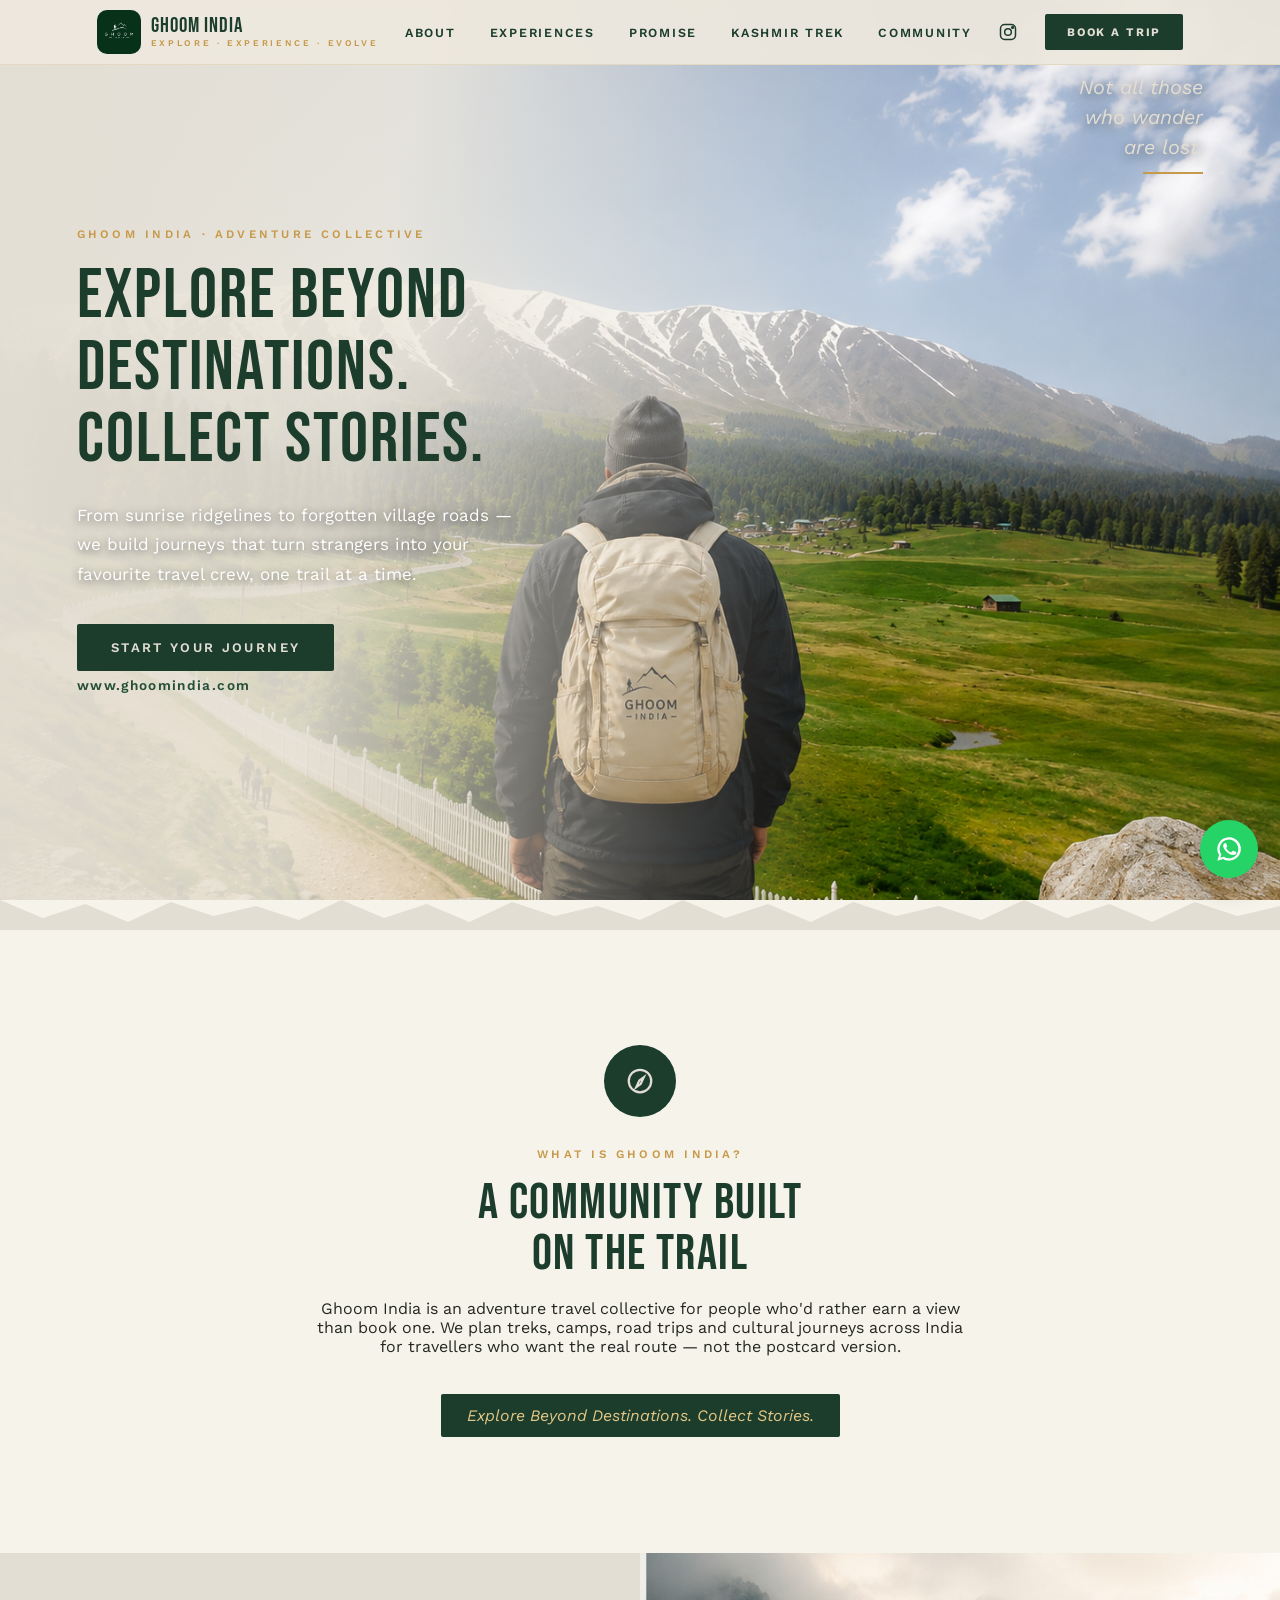
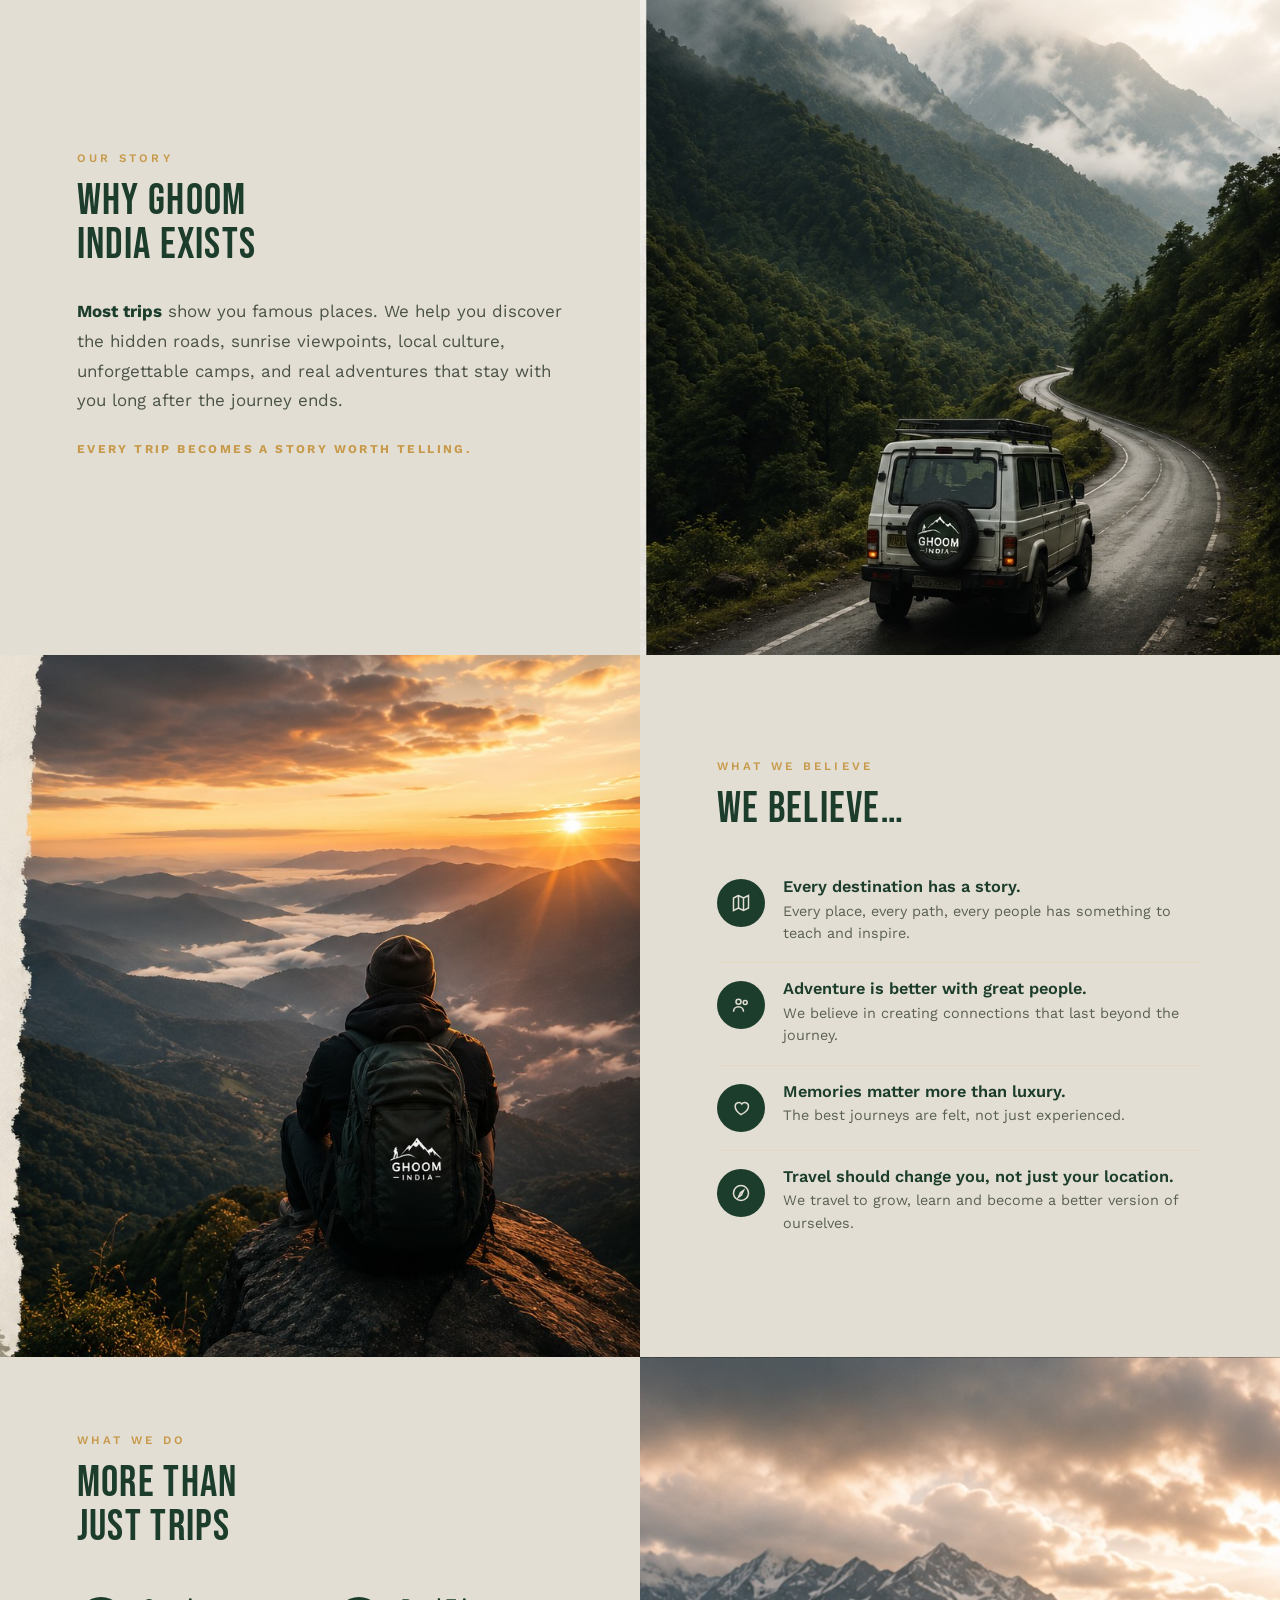
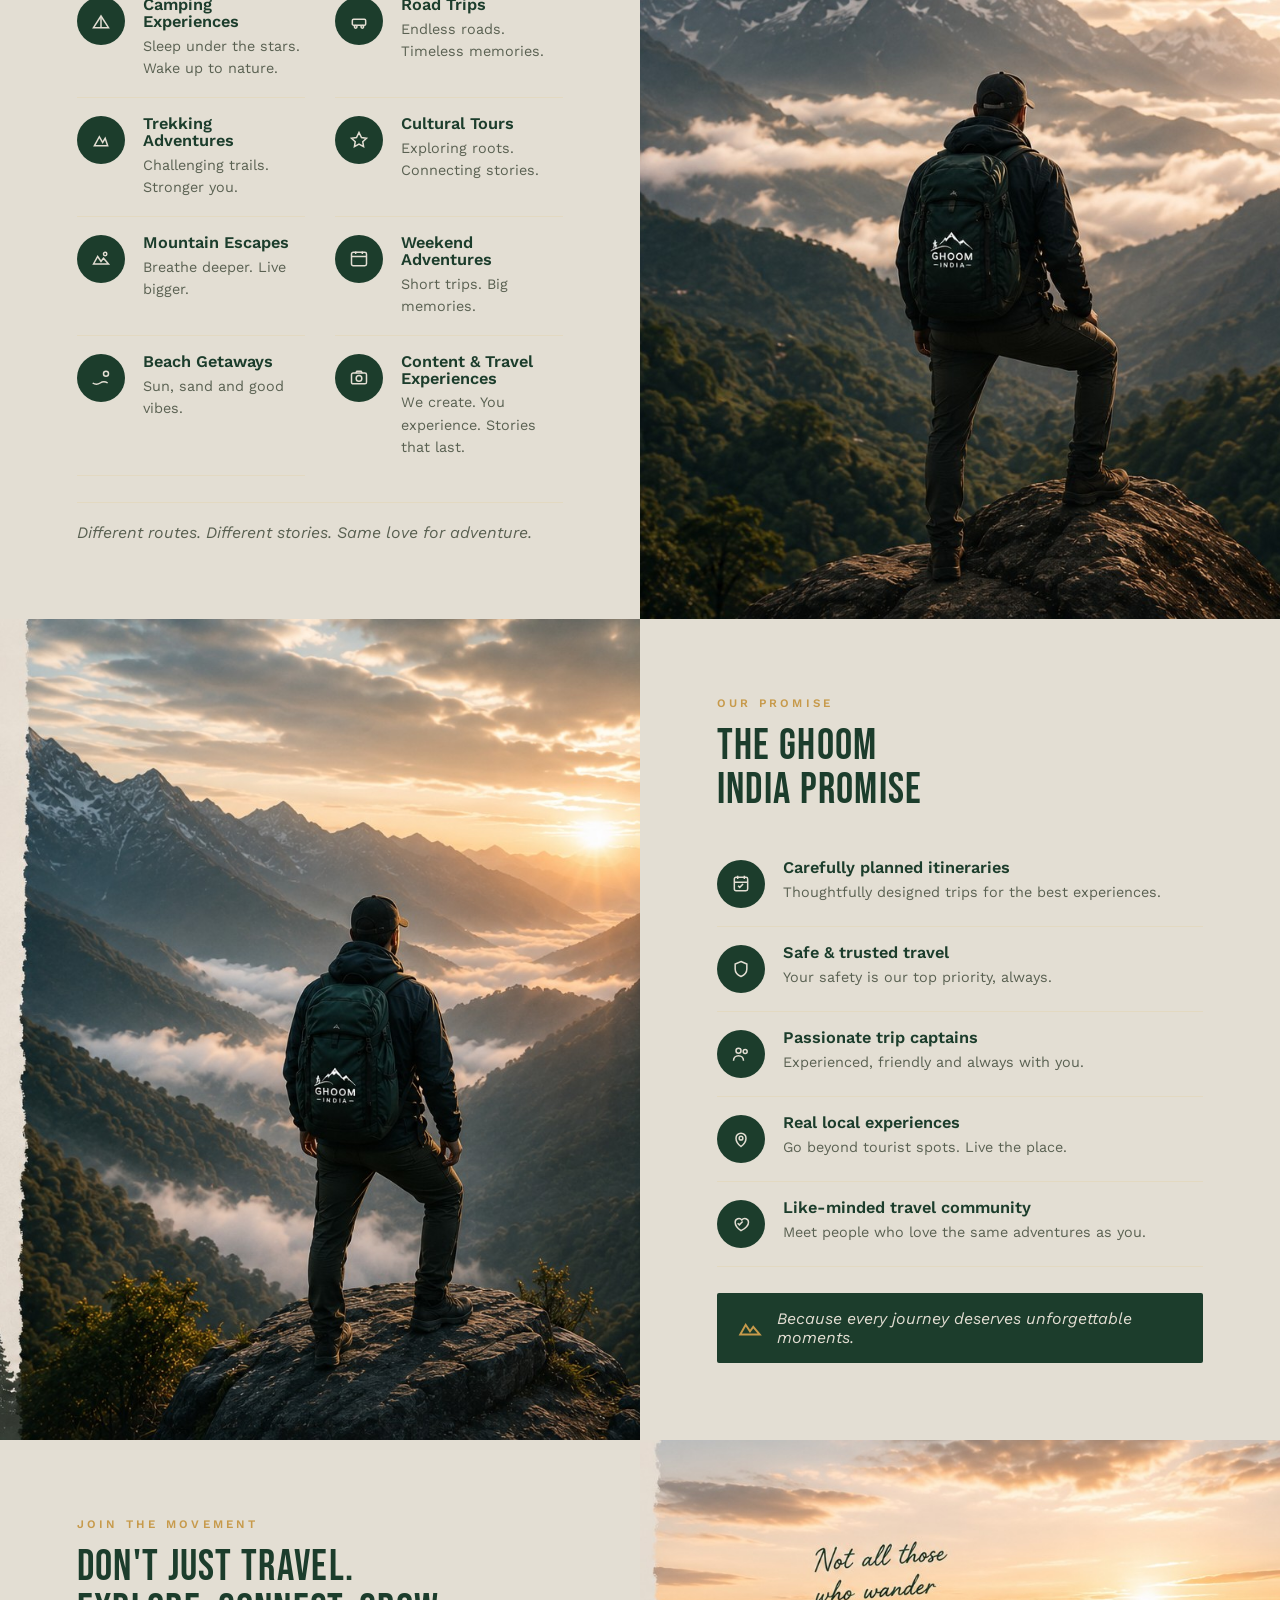
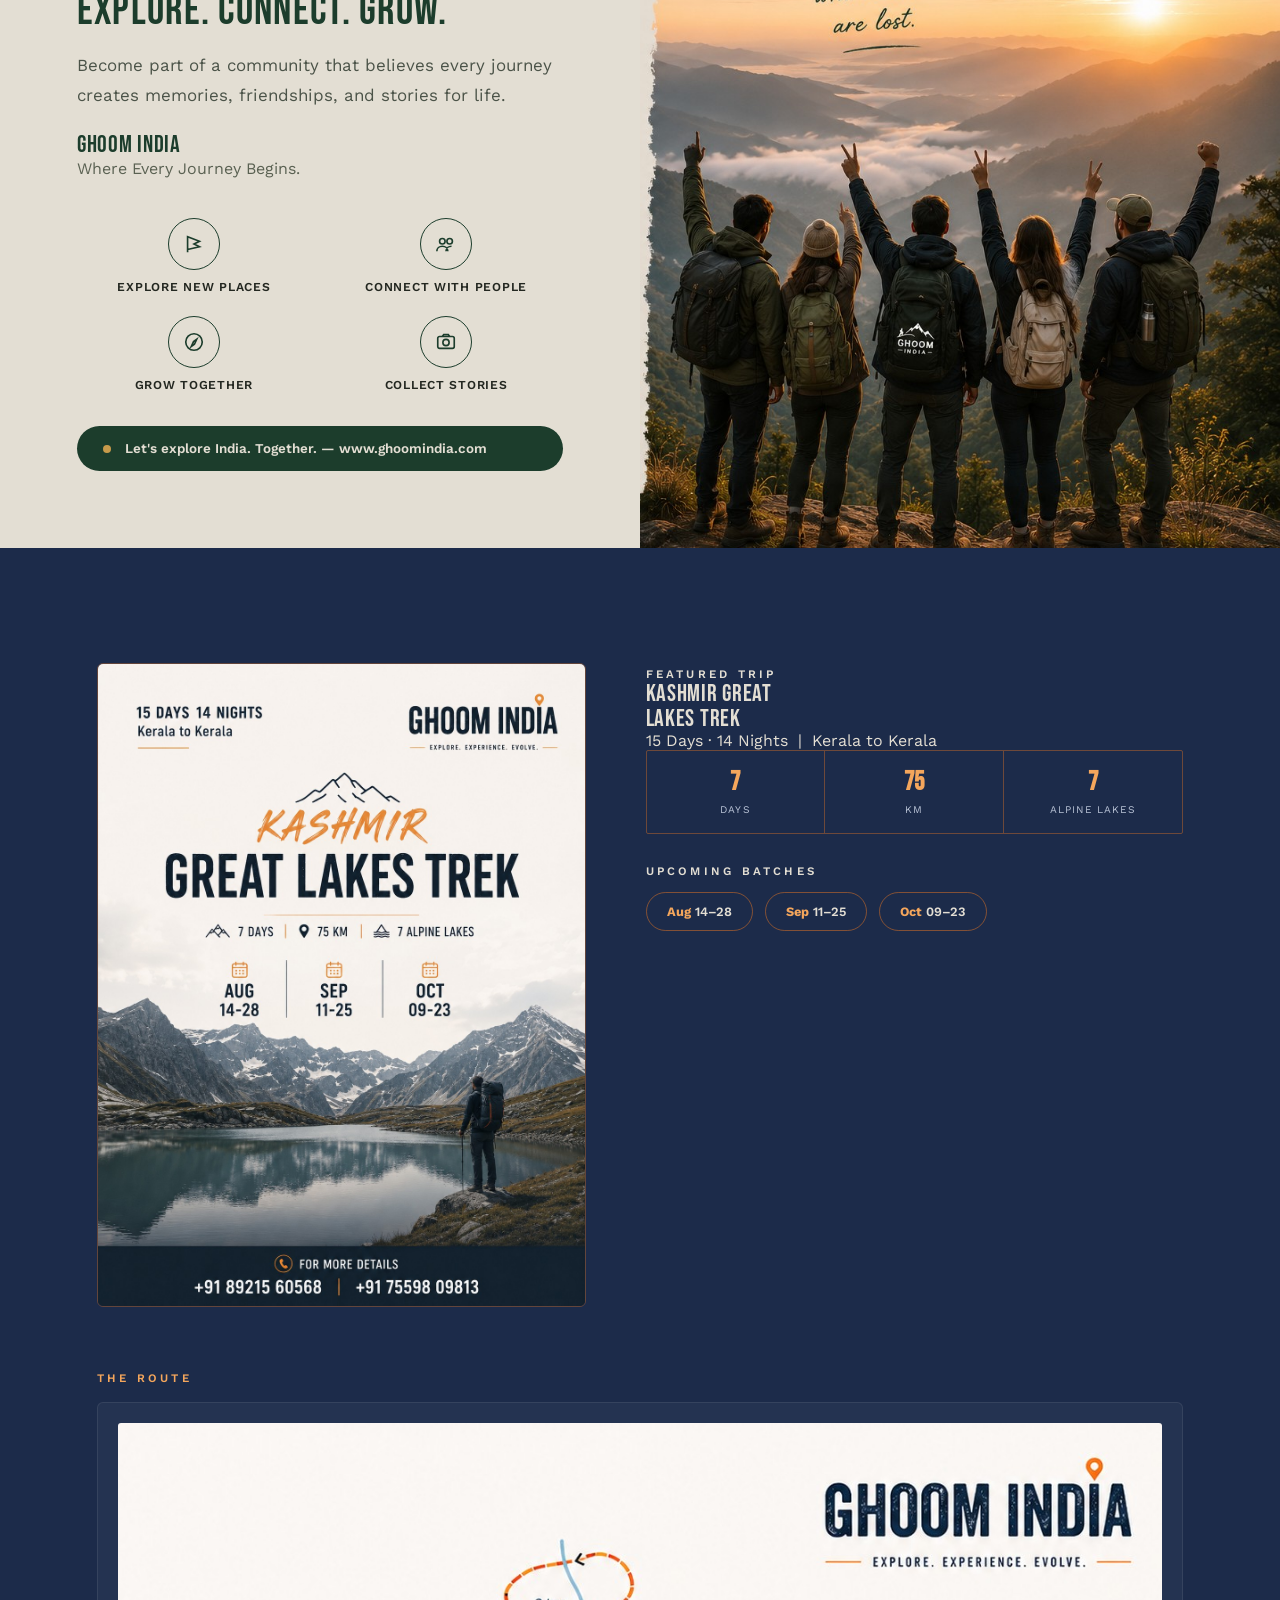
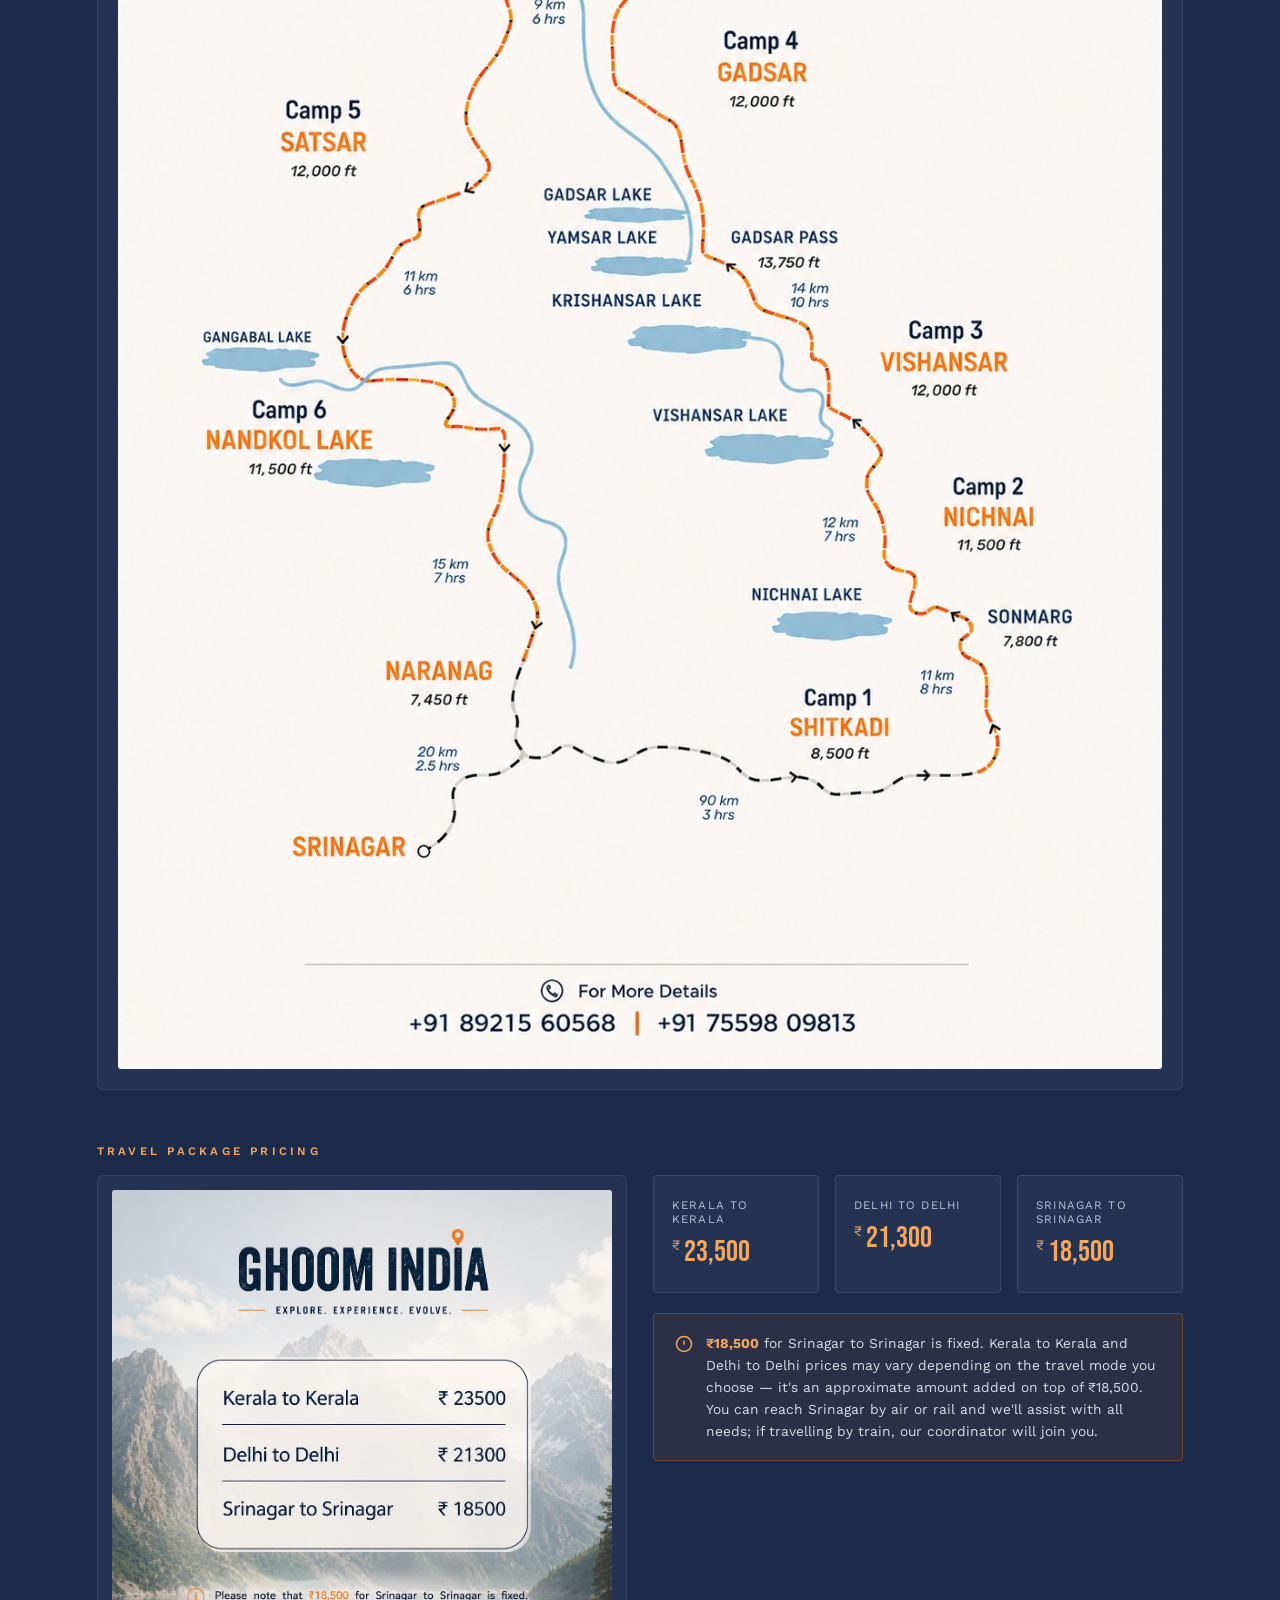
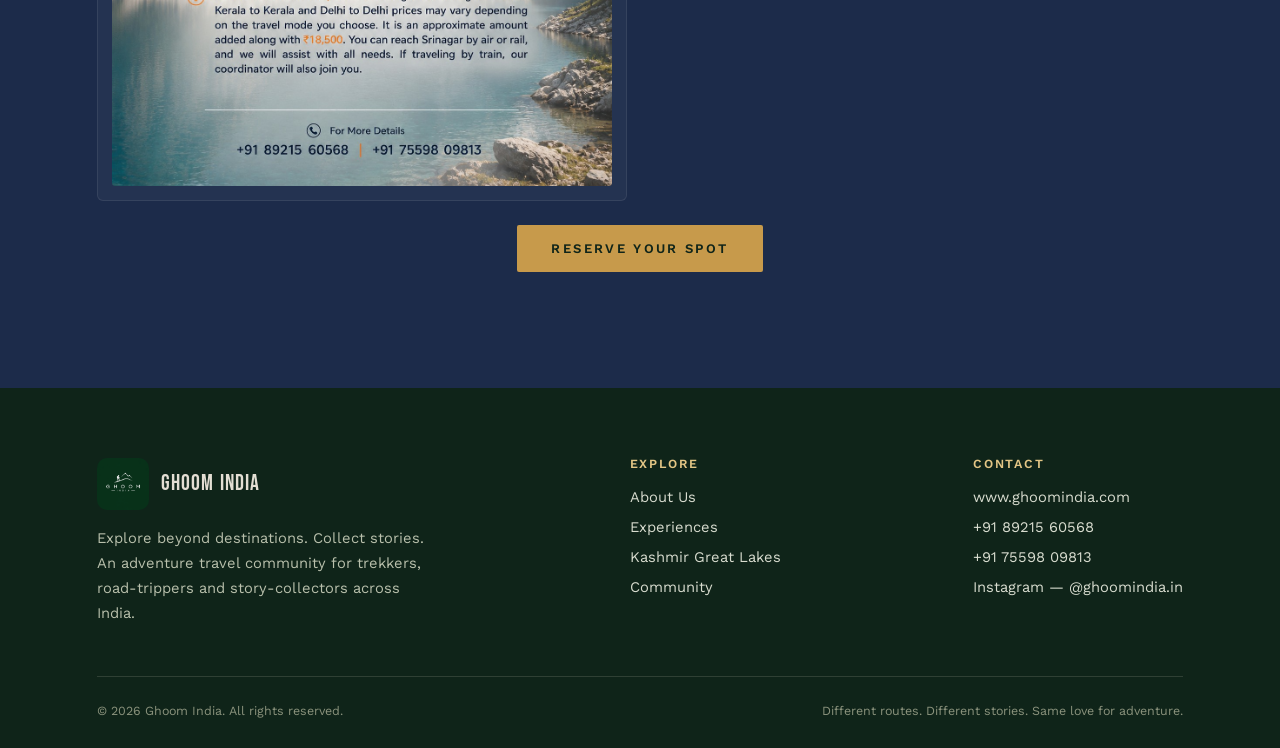
<file: index.html>
<!DOCTYPE html>
<html lang="en">
<head>
<meta charset="UTF-8">
<meta name="viewport" content="width=device-width, initial-scale=1.0">
<title>Ghoom India — Explore Beyond Destinations. Collect Stories.</title>
<meta name="description" content="Ghoom India is a premium adventure travel community for trekking, camping, road trips and cultural journeys across India.">
<link rel="preconnect" href="https://fonts.googleapis.com">
<link rel="preconnect" href="https://fonts.gstatic.com" crossorigin>
<link href="https://fonts.googleapis.com/css2?family=Bebas+Neue&family=Work+Sans:ital,wght@0,300;0,400;0,500;0,600;0,700;1,400&display=swap" rel="stylesheet">
<link rel="stylesheet" href="style.css">
</head>
<body>

<div id="preloader">
  <img src="./images/logo-green.png" alt="Ghoom India" class="preloader-logo" id="preloaderImg">
  <div class="preloader-percent" id="preloaderPercent">0%</div>
  <div class="preloader-bar-track"><div class="preloader-bar-fill" id="preloaderBar"></div></div>
  <div class="preloader-label">Ghoom India</div>
</div>

<div id="progress"></div>

<header>
  <div class="nav-inner">
    <a href="#top" class="logo">
      <img src="./images/logo-green.png" alt="Ghoom India logo" id="logoImg">
      <span class="logo-word">Ghoom India<small>Explore · Experience · Evolve</small></span>
    </a>
    <nav class="nav-links">
      <a href="#about">About</a>
      <a href="#what-we-do">Experiences</a>
      <a href="#promise">Promise</a>
      <a href="#trek">Kashmir Trek</a>
      <a href="#movement">Community</a>
    </nav>
    <a href="https://www.instagram.com/ghoomindia.in" target="_blank" rel="noopener" class="nav-social" aria-label="Ghoom India on Instagram">
      <svg viewBox="0 0 24 24" fill="none" stroke="currentColor" stroke-width="1.8"><rect x="3" y="3" width="18" height="18" rx="5"/><circle cx="12" cy="12" r="4"/><circle cx="17.5" cy="6.5" r="1"/></svg>
    </a>
    <a href="#trek" class="nav-cta">Book a Trip</a>
    <button class="hamburger" id="hamburgerBtn" aria-label="Open menu"><span></span><span></span><span></span></button>
  </div>
</header>

<div class="mobile-menu" id="mobileMenu">
  <a href="#about">About</a>
  <a href="#what-we-do">Experiences</a>
  <a href="#promise">Promise</a>
  <a href="#trek">Kashmir Trek</a>
  <a href="#movement">Community</a>
  <a href="https://www.instagram.com/ghoomindia.in" target="_blank" rel="noopener" class="mm-social">
    <svg viewBox="0 0 24 24" fill="none" stroke="currentColor" stroke-width="1.8"><rect x="3" y="3" width="18" height="18" rx="5"/><circle cx="12" cy="12" r="4"/><circle cx="17.5" cy="6.5" r="1"/></svg>
    Instagram
  </a>
</div>

<main id="top">

<!-- HERO -->
<section class="hero">
 <div class="hero-bg" id="heroBg" style="background-image:url('./images/hero-full.jpg');"></div></div>
  <div class="hero-overlay"></div>
  <div class="hero-inner">
    <span class="eyebrow reveal">Ghoom India · Adventure Collective</span>
    <h1 class="reveal">Explore Beyond<br>Destinations.<br>Collect Stories.</h1>
    <p class="lead reveal">From sunrise ridgelines to forgotten village roads — we build journeys that turn strangers into your favourite travel crew, one trail at a time.</p>
    <div class="reveal"><a href="#trek" class="btn btn-solid">Start Your Journey</a></div>
    <div class="hero-site reveal">www.ghoomindia.com</div>
  </div>
</section>

<div class="torn-h" style="background:var(--cream-soft);">
  <svg viewBox="0 0 1200 30" preserveAspectRatio="none" xmlns="http://www.w3.org/2000/svg">
    <polygon points="0,0 40,18 80,4 120,22 160,2 200,16 240,6 280,20 320,0 360,18 400,4 440,22 480,2 520,16 560,6 600,20 640,0 680,18 720,4 760,22 800,2 840,16 880,6 920,20 960,0 1000,18 1040,4 1080,22 1120,2 1160,16 1200,6 1200,30 0,30" fill="var(--cream)"/>
  </svg>
</div>

<!-- WHAT IS GHOOM INDIA -->
<section class="intro" id="about">
  <div class="wrap">
    <div class="circle-icon reveal"><svg viewBox="0 0 24 24" fill="none" stroke="var(--cream)" stroke-width="1.8"><circle cx="12" cy="12" r="9"/><path d="M15 9l-2.5 5.5L9 17l2.5-5.5L15 9z"/></svg></div>
    <span class="eyebrow reveal" style="color:var(--gold);">What Is Ghoom India?</span>
    <h2 class="reveal" style="margin-top:16px;">A Community Built<br>On The Trail</h2>
    <p class="reveal">Ghoom India is an adventure travel collective for people who'd rather earn a view than book one. We plan treks, camps, road trips and cultural journeys across India for travellers who want the real route — not the postcard version.</p>
    <span class="tagline reveal">Explore Beyond Destinations. Collect Stories.</span>
  </div>
</section>

<!-- WHY GHOOM INDIA EXISTS -->
<div class="split">
  <div class="panel panel-cream reveal">
    <span class="eyebrow eyebrow-lead">Our Story</span>
    <h2>Why Ghoom<br>India Exists</h2>
    <p class="lead"><b style="color:var(--green);">Most trips</b> show you famous places. We help you discover the hidden roads, sunrise viewpoints, local culture, unforgettable camps, and real adventures that stay with you long after the journey ends.</p>
    <span class="tag-gold">Every trip becomes a story worth telling.</span>
  </div>
  <div class="panel panel-photo reveal" id="whyExistsImg" style="background-image:url('./images/why-exists-photo.jpg');background-size:cover;background-position:center;"></div>
</div>

<!-- WHAT WE BELIEVE -->
<div class="split reverse">
  <div class="panel panel-cream reveal">
    <span class="eyebrow eyebrow-lead">What We Believe</span>
    <h2>We Believe…</h2>
    <div class="item-row">
      <div class="circle-icon"><svg viewBox="0 0 24 24" fill="none" stroke="var(--cream)" stroke-width="1.8"><path d="M9 3L3 6v15l6-3 6 3 6-3V3l-6 3-6-3z"/><path d="M9 3v15M15 6v15"/></svg></div>
      <div><h4>Every destination has a story.</h4><p>Every place, every path, every people has something to teach and inspire.</p></div>
    </div>
    <div class="item-row">
      <div class="circle-icon"><svg viewBox="0 0 24 24" fill="none" stroke="var(--cream)" stroke-width="1.8"><circle cx="9" cy="8" r="3"/><circle cx="17" cy="9" r="2.4"/><path d="M3 20c0-3.5 2.7-6 6-6s6 2.5 6 6"/></svg></div>
      <div><h4>Adventure is better with great people.</h4><p>We believe in creating connections that last beyond the journey.</p></div>
    </div>
    <div class="item-row">
      <div class="circle-icon"><svg viewBox="0 0 24 24" fill="none" stroke="var(--cream)" stroke-width="1.8"><path d="M12 20s-7-4.4-7-10a4.5 4.5 0 018-2.8A4.5 4.5 0 0121 10c0 5.6-9 10-9 10z"/></svg></div>
      <div><h4>Memories matter more than luxury.</h4><p>The best journeys are felt, not just experienced.</p></div>
    </div>
    <div class="item-row">
      <div class="circle-icon"><svg viewBox="0 0 24 24" fill="none" stroke="var(--cream)" stroke-width="1.8"><circle cx="12" cy="12" r="9"/><path d="M15 9l-2.5 5.5L9 17l2.5-5.5L15 9z"/></svg></div>
      <div><h4>Travel should change you, not just your location.</h4><p>We travel to grow, learn and become a better version of ourselves.</p></div>
    </div>
  </div>
  <div class="panel panel-photo reveal" id="believeImg" style="background-image:url('./images/we-believe-photo.jpg');background-size:cover;background-position:center;"></div>
</div>

<!-- WHAT WE DO -->
<div class="split" id="what-we-do">
  <div class="panel panel-cream reveal">
    <span class="eyebrow eyebrow-lead">What We Do</span>
    <h2>More Than<br>Just Trips</h2>
    <div class="item-grid-2">
      <div class="item-row"><div class="circle-icon"><svg viewBox="0 0 24 24" fill="none" stroke="var(--cream)" stroke-width="1.8"><path d="M3 20l9-14 9 14z"/><path d="M12 6v14"/></svg></div><div><h4>Camping Experiences</h4><p>Sleep under the stars. Wake up to nature.</p></div></div>
      <div class="item-row"><div class="circle-icon"><svg viewBox="0 0 24 24" fill="none" stroke="var(--cream)" stroke-width="1.8"><rect x="4" y="10" width="16" height="7" rx="1.5"/><circle cx="8" cy="19" r="1.6"/><circle cx="16" cy="19" r="1.6"/></svg></div><div><h4>Road Trips</h4><p>Endless roads. Timeless memories.</p></div></div>
      <div class="item-row"><div class="circle-icon"><svg viewBox="0 0 24 24" fill="none" stroke="var(--cream)" stroke-width="1.8"><path d="M4 19l6-11 4 7 3-5 3 9z"/></svg></div><div><h4>Trekking Adventures</h4><p>Challenging trails. Stronger you.</p></div></div>
      <div class="item-row"><div class="circle-icon"><svg viewBox="0 0 24 24" fill="none" stroke="var(--cream)" stroke-width="1.8"><path d="M12 3l3 6 6 1-4.5 4 1 6L12 17l-5.5 3 1-6L3 10l6-1z"/></svg></div><div><h4>Cultural Tours</h4><p>Exploring roots. Connecting stories.</p></div></div>
      <div class="item-row"><div class="circle-icon"><svg viewBox="0 0 24 24" fill="none" stroke="var(--cream)" stroke-width="1.8"><path d="M3 18l5-9 4 6 3-4 6 7z"/><circle cx="17" cy="6" r="2"/></svg></div><div><h4>Mountain Escapes</h4><p>Breathe deeper. Live bigger.</p></div></div>
      <div class="item-row"><div class="circle-icon"><svg viewBox="0 0 24 24" fill="none" stroke="var(--cream)" stroke-width="1.8"><rect x="3" y="4" width="18" height="16" rx="2"/><path d="M3 9h18"/><path d="M8 3v3M16 3v3"/></svg></div><div><h4>Weekend Adventures</h4><p>Short trips. Big memories.</p></div></div>
      <div class="item-row"><div class="circle-icon"><svg viewBox="0 0 24 24" fill="none" stroke="var(--cream)" stroke-width="1.8"><path d="M2 18c3 2 6 2 9 0s6-2 9 0"/><circle cx="18" cy="7" r="3"/></svg></div><div><h4>Beach Getaways</h4><p>Sun, sand and good vibes.</p></div></div>
      <div class="item-row"><div class="circle-icon"><svg viewBox="0 0 24 24" fill="none" stroke="var(--cream)" stroke-width="1.8"><rect x="3" y="6" width="18" height="13" rx="2"/><circle cx="12" cy="12.5" r="3.4"/><path d="M8 6l1.5-2h5L16 6"/></svg></div><div><h4>Content & Travel Experiences</h4><p>We create. You experience. Stories that last.</p></div></div>
    </div>
    <p class="services-foot">Different routes. Different stories. Same love for adventure.</p>
  </div>
  <div class="panel panel-photo reveal" id="whatDoImg" style="background-image:url('./images/what-we-do-photo.jpg');background-size:cover;background-position:center;"></div>
</div>

<!-- THE GHOOM INDIA PROMISE -->
<div class="split reverse" id="promise">
  <div class="panel panel-cream reveal">
    <span class="eyebrow eyebrow-lead">Our Promise</span>
    <h2>The Ghoom<br>India Promise</h2>
    <div class="item-row"><div class="circle-icon"><svg viewBox="0 0 24 24" fill="none" stroke="var(--cream)" stroke-width="1.8"><rect x="4" y="4" width="16" height="16" rx="2"/><path d="M8 2v4M16 2v4M4 10h16"/><path d="M8.5 14l2 2 4-4"/></svg></div><div><h4>Carefully planned itineraries</h4><p>Thoughtfully designed trips for the best experiences.</p></div></div>
    <div class="item-row"><div class="circle-icon"><svg viewBox="0 0 24 24" fill="none" stroke="var(--cream)" stroke-width="1.8"><path d="M12 3l7 3v6c0 5-3.5 7.5-7 9-3.5-1.5-7-4-7-9V6z"/></svg></div><div><h4>Safe & trusted travel</h4><p>Your safety is our top priority, always.</p></div></div>
    <div class="item-row"><div class="circle-icon"><svg viewBox="0 0 24 24" fill="none" stroke="var(--cream)" stroke-width="1.8"><circle cx="9" cy="8" r="3"/><circle cx="17" cy="9" r="2.4"/><path d="M3 20c0-3.5 2.7-6 6-6s6 2.5 6 6"/></svg></div><div><h4>Passionate trip captains</h4><p>Experienced, friendly and always with you.</p></div></div>
    <div class="item-row"><div class="circle-icon"><svg viewBox="0 0 24 24" fill="none" stroke="var(--cream)" stroke-width="1.8"><path d="M12 21s-6-4.6-6-10a6 6 0 0112 0c0 5.4-6 10-6 10z"/><circle cx="12" cy="11" r="2.2"/></svg></div><div><h4>Real local experiences</h4><p>Go beyond tourist spots. Live the place.</p></div></div>
    <div class="item-row"><div class="circle-icon"><svg viewBox="0 0 24 24" fill="none" stroke="var(--cream)" stroke-width="1.8"><path d="M12 20s-7-4.4-7-10a4.5 4.5 0 018-2.8A4.5 4.5 0 0121 10c0 5.6-9 10-9 10z"/><path d="M8 11l2 2 4-4"/></svg></div><div><h4>Like-minded travel community</h4><p>Meet people who love the same adventures as you.</p></div></div>
    <div class="promise-bar"><svg viewBox="0 0 24 24" fill="none" stroke-width="1.8"><path d="M3 18l5-9 4 6 3-4 6 7z"/></svg><span>Because every journey deserves unforgettable moments.</span></div>
  </div>
  <div class="panel panel-photo reveal" id="promiseImg" style="background-image:url('./images/promise-photo.jpg');background-size:cover;background-position:center;"></div>
</div>

<!-- JOIN THE MOVEMENT -->
<div class="split" id="movement">
  <div class="panel panel-cream reveal">
    <span class="eyebrow eyebrow-lead">Join The Movement</span>
    <h2 style="margin-bottom:18px;">Don't Just Travel.<br>Explore. Connect. Grow.</h2>
    <p class="lead">Become part of a community that believes every journey creates memories, friendships, and stories for life.</p>
    <p style="font-family:var(--font-display);font-size:1.5rem;color:var(--green);letter-spacing:.03em;margin-top:20px;">Ghoom India</p>
    <p style="color:#5A6152;margin-bottom:10px;">Where Every Journey Begins.</p>
    <div class="movement-icons">
      <div class="item"><div class="circle-icon"><svg viewBox="0 0 24 24" fill="none" stroke-width="1.8"><path d="M5 21V4l13 5-6 3 6 3-13 3"/></svg></div><span>Explore New Places</span></div>
      <div class="item"><div class="circle-icon"><svg viewBox="0 0 24 24" fill="none" stroke-width="1.8"><circle cx="8" cy="9" r="3"/><circle cx="16" cy="9" r="3"/><path d="M2 20c0-3.3 2.7-5.5 6-5.5s6 2.2 6 5.5M12 20c0-3.3 2.7-5.5 6-5.5"/></svg></div><span>Connect With People</span></div>
      <div class="item"><div class="circle-icon"><svg viewBox="0 0 24 24" fill="none" stroke-width="1.8"><circle cx="12" cy="12" r="9"/><path d="M15 9l-2.5 5.5L9 17l2.5-5.5L15 9z"/></svg></div><span>Grow Together</span></div>
      <div class="item"><div class="circle-icon"><svg viewBox="0 0 24 24" fill="none" stroke-width="1.8"><rect x="3" y="6" width="18" height="13" rx="2"/><circle cx="12" cy="12.5" r="3.4"/><path d="M8 6l1.5-2h5L16 6"/></svg></div><span>Collect Stories</span></div>
    </div>
    <a href="https://www.ghoomindia.com" class="cta-pill reveal"><span class="dot"></span> Let's explore India. Together. — www.ghoomindia.com</a>
  </div>
  <div class="panel panel-photo reveal" id="movementImg" style="background-image:url('./images/movement-photo.jpg');background-size:cover;background-position:center;"></div>
    <div class="quote-overlay"><p>Not all those<br>who wander<br>are lost.</p><div class="rule"></div></div>
  </div>
</div>

<!-- KASHMIR GREAT LAKES TREK -->
<section class="trek" id="trek">
  <div class="wrap">
    <div class="trek-grid">

    <div class="trek-poster-frame reveal">
        <img src="./images/trek-poster.jpg" alt="Kashmir Great Lakes Trek" id="trekPosterImg">
    </div>

    <div class="trek-content reveal">
        <span class="eyebrow">Featured Trip</span>

        <h2>Kashmir Great<br>Lakes Trek</h2>

        <p class="sub">15 Days · 14 Nights &nbsp;|&nbsp; Kerala to Kerala</p>

        <div class="trek-stats">
            <div><strong>7</strong><span>Days</span></div>
            <div><strong>75</strong><span>KM</span></div>
            <div><strong>7</strong><span>Alpine Lakes</span></div>
        </div>

        <span class="eyebrow" style="display:block;margin-bottom:14px;">Upcoming Batches</span>

        <div class="batches">
            <div class="batch-pill"><b>Aug</b> 14–28</div>
            <div class="batch-pill"><b>Sep</b> 11–25</div>
            <div class="batch-pill"><b>Oct</b> 09–23</div>
        </div>
    </div>
</div>

    <div class="section-label reveal"><span class="eyebrow">The Route</span></div>
    <div class="trek-map-wrap reveal">
      <img src="./images/trek-map.jpg" alt="Kashmir Great Lakes Trek route map" id="trekMapImg">
    </div>

    <div class="section-label reveal"><span class="eyebrow">Travel Package Pricing</span></div>
    <div class="pricing-grid reveal">
      <div class="pricing-image-frame">
        <img src="./images/trek-pricing.jpg" alt="Ghoom India Pricing" id="pricingImg">
      </div>
      <div>
        <div class="price-grid" style="margin-bottom:20px;">
          <div class="price-card"><div class="route">Kerala to Kerala</div><div class="price"><sup>₹</sup>23,500</div></div>
          <div class="price-card"><div class="route">Delhi to Delhi</div><div class="price"><sup>₹</sup>21,300</div></div>
          <div class="price-card"><div class="route">Srinagar to Srinagar</div><div class="price"><sup>₹</sup>18,500</div></div>
        </div>
        <div class="price-note">
          <svg viewBox="0 0 24 24" fill="none" stroke-width="1.8"><circle cx="12" cy="12" r="9"/><path d="M12 8v5M12 16h.01"/></svg>
          <p><b>₹18,500</b> for Srinagar to Srinagar is fixed. Kerala to Kerala and Delhi to Delhi prices may vary depending on the travel mode you choose — it's an approximate amount added on top of ₹18,500. You can reach Srinagar by air or rail and we'll assist with all needs; if travelling by train, our coordinator will join you.</p>
        </div>
      </div>
    </div>

    <div class="trek-cta reveal">
      <a href="tel:+918921560568" class="btn btn-gold">Reserve Your Spot</a>
    </div>
  </div>
</section>

</main>

<footer>
  <div class="wrap">
    <div class="footer-top">
      <div class="footer-brand">
        <div class="footer-brand-head">
          <img src="./images/logo-green.png" alt="Ghoom India logo" id="footerLogoImg">
          <span>Ghoom India</span>
        </div>
        <p>Explore beyond destinations. Collect stories. An adventure travel community for trekkers, road-trippers and story-collectors across India.</p>
      </div>
      <div class="footer-col">
        <h4>Explore</h4>
        <a href="#about">About Us</a>
        <a href="#what-we-do">Experiences</a>
        <a href="#trek">Kashmir Great Lakes</a>
        <a href="#movement">Community</a>
      </div>
      <div class="footer-col">
        <h4>Contact</h4>
        <a href="https://www.ghoomindia.com">www.ghoomindia.com</a>
        <a href="tel:+918921560568">+91 89215 60568</a>
        <a href="tel:+917559809813">+91 75598 09813</a>
        <a href="https://www.instagram.com/ghoomindia.in" target="_blank" rel="noopener">Instagram — @ghoomindia.in</a>
      </div>
    </div>
    <div class="footer-bottom">
      <span>© 2026 Ghoom India. All rights reserved.</span>
      <span>Different routes. Different stories. Same love for adventure.</span>
    </div>
  </div>
</footer>

<div class="wa-float">
  <div class="wa-popover" id="waPopover">
    <div class="wa-popover-head">Chat with us on WhatsApp</div>
    <a class="wa-contact" href="https://wa.me/918921560568?text=Hi%20Ghoom%20India%2C%20I%27d%20like%20to%20know%20more%20about%20your%20trips!" target="_blank" rel="noopener">
      <span class="wa-contact-icon"><svg viewBox="0 0 24 24"><path d="M17.5 14.4c-.3-.1-1.6-.8-1.8-.9-.2-.1-.4-.1-.6.1-.2.2-.7.9-.9 1.1-.2.2-.3.2-.6.1-.3-.1-1.2-.4-2.3-1.4-.9-.8-1.4-1.7-1.6-2-.2-.3 0-.5.1-.6.1-.1.3-.3.4-.5.1-.2.2-.3.3-.5.1-.2 0-.4 0-.5-.1-.1-.6-1.4-.8-1.9-.2-.5-.4-.4-.6-.4h-.5c-.2 0-.5.1-.7.3-.2.2-.9.9-.9 2.2s1 2.5 1.1 2.7c.1.2 2 3 4.7 4.2.7.3 1.2.5 1.6.6.7.2 1.3.2 1.8.1.5-.1 1.6-.7 1.9-1.3.2-.6.2-1.1.2-1.2-.1-.1-.3-.2-.6-.3z"/><path d="M12 2a10 10 0 00-8.5 15.2L2 22l4.9-1.5A10 10 0 1012 2zm0 18a8 8 0 01-4.1-1.1l-.3-.2-3 .9.9-2.9-.2-.3A8 8 0 1112 20z"/></svg></span>
      <span><b>+91 89215 60568</b><small>Trip Enquiries</small></span>
    </a>
    <a class="wa-contact" href="https://wa.me/917559809813?text=Hi%20Ghoom%20India%2C%20I%27d%20like%20to%20know%20more%20about%20your%20trips!" target="_blank" rel="noopener">
      <span class="wa-contact-icon"><svg viewBox="0 0 24 24"><path d="M17.5 14.4c-.3-.1-1.6-.8-1.8-.9-.2-.1-.4-.1-.6.1-.2.2-.7.9-.9 1.1-.2.2-.3.2-.6.1-.3-.1-1.2-.4-2.3-1.4-.9-.8-1.4-1.7-1.6-2-.2-.3 0-.5.1-.6.1-.1.3-.3.4-.5.1-.2.2-.3.3-.5.1-.2 0-.4 0-.5-.1-.1-.6-1.4-.8-1.9-.2-.5-.4-.4-.6-.4h-.5c-.2 0-.5.1-.7.3-.2.2-.9.9-.9 2.2s1 2.5 1.1 2.7c.1.2 2 3 4.7 4.2.7.3 1.2.5 1.6.6.7.2 1.3.2 1.8.1.5-.1 1.6-.7 1.9-1.3.2-.6.2-1.1.2-1.2-.1-.1-.3-.2-.6-.3z"/><path d="M12 2a10 10 0 00-8.5 15.2L2 22l4.9-1.5A10 10 0 1012 2zm0 18a8 8 0 01-4.1-1.1l-.3-.2-3 .9.9-2.9-.2-.3A8 8 0 1112 20z"/></svg></span>
      <span><b>+91 75598 09813</b><small>Trip Enquiries</small></span>
    </a>
  </div>
  <button class="wa-btn" id="waBtn" aria-label="Chat with Ghoom India on WhatsApp">
    <svg viewBox="0 0 24 24"><path d="M17.5 14.4c-.3-.1-1.6-.8-1.8-.9-.2-.1-.4-.1-.6.1-.2.2-.7.9-.9 1.1-.2.2-.3.2-.6.1-.3-.1-1.2-.4-2.3-1.4-.9-.8-1.4-1.7-1.6-2-.2-.3 0-.5.1-.6.1-.1.3-.3.4-.5.1-.2.2-.3.3-.5.1-.2 0-.4 0-.5-.1-.1-.6-1.4-.8-1.9-.2-.5-.4-.4-.6-.4h-.5c-.2 0-.5.1-.7.3-.2.2-.9.9-.9 2.2s1 2.5 1.1 2.7c.1.2 2 3 4.7 4.2.7.3 1.2.5 1.6.6.7.2 1.3.2 1.8.1.5-.1 1.6-.7 1.9-1.3.2-.6.2-1.1.2-1.2-.1-.1-.3-.2-.6-.3z"/><path d="M12 2a10 10 0 00-8.5 15.2L2 22l4.9-1.5A10 10 0 1012 2zm0 18a8 8 0 01-4.1-1.1l-.3-.2-3 .9.9-2.9-.2-.3A8 8 0 1112 20z"/></svg>
  </button>
</div>

<script src="script.js"></script>
</body>
</html>
</file>
<file: style.css>
:root{
  --green:#1C3D2C;
  --green-deep:#0F2419;
  --green-mid:#264F38;
  --cream:#e3ded3;
  --cream-soft:#F6F3EB;
  --cream-line:#e3d9c1;
  --gold:#C79A4B;
  --gold-soft:#E3C685;
  --ink:#191d17f3;
  --navy:#1C2B4A;
  --navy-deep:#101A2E;
  --orange:#E87722;
  --orange-soft:#F4A65C;
  --font-display:'Bebas Neue', sans-serif;
  --font-body:'Work Sans', sans-serif;
  --maxw:1240px;
}
*{box-sizing:border-box;margin:0;padding:0;}
html{scroll-behavior:smooth;}
body{font-family:var(--font-body);color:var(--ink);background:var(--cream);overflow-x:hidden;-webkit-font-smoothing:antialiased;}
img,svg{display:block;max-width:100%;}
a{color:inherit;text-decoration:none;}
ul{list-style:none;}
button{font-family:inherit;cursor:pointer;border:none;background:none;}
.wrap{max-width:var(--maxw);margin:0 auto;padding:0 6vw;}
h1,h2,h3,h4{font-family:var(--font-display);letter-spacing:.03em;text-transform:uppercase;line-height:1.02;font-weight:400;}
.eyebrow{font-family:var(--font-body);font-weight:600;letter-spacing:.28em;text-transform:uppercase;font-size:.72rem;}
.lead{font-size:1.06rem;line-height:1.75;color:#4B5348;}
.btn{display:inline-flex;align-items:center;gap:10px;padding:16px 34px;font-weight:600;font-size:.82rem;letter-spacing:.18em;text-transform:uppercase;border-radius:2px;transition:transform .35s cubic-bezier(.2,.8,.2,1), background .3s, color .3s;}
.btn-solid{background:var(--green);color:var(--cream);}
.btn-solid:hover{background:var(--green-mid);transform:translateY(-3px);}
.btn-gold{background:var(--gold);color:var(--green-deep);}
.btn-gold:hover{background:var(--gold-soft);transform:translateY(-3px);}
.circle-icon{width:56px;height:56px;border-radius:50%;background:var(--green);display:flex;align-items:center;justify-content:center;flex-shrink:0;}
.circle-icon svg{width:24px;height:24px;stroke:var(--cream);}
section{position:relative;}
#progress{position:fixed;top:0;left:0;height:3px;background:var(--gold);z-index:999;width:0%;transition:width .1s linear;}
.reveal{opacity:0;transform:translateY(28px);transition:opacity .8s cubic-bezier(.2,.7,.2,1), transform .8s cubic-bezier(.2,.7,.2,1);}
.reveal.in{opacity:1;transform:translateY(0);}

/* ---- preloader ---- */
#preloader{position:fixed;inset:0;background:var(--green-deep);z-index:2000;display:flex;flex-direction:column;align-items:center;justify-content:center;transition:opacity .6s ease, visibility .6s ease;}
#preloader.hide{opacity:0;visibility:hidden;pointer-events:none;}
.preloader-logo{width:60px;height:60px;margin-bottom:22px;border-radius:12px;object-fit:cover;}
.preloader-percent{font-family:var(--font-display);font-size:3.2rem;color:var(--cream);letter-spacing:.05em;}
.preloader-bar-track{width:220px;height:3px;background:rgba(237,232,221,.15);margin-top:18px;border-radius:2px;overflow:hidden;}
.preloader-bar-fill{height:100%;width:0%;background:var(--gold);transition:width .1s linear;}
.preloader-label{margin-top:14px;font-size:.68rem;letter-spacing:.32em;text-transform:uppercase;color:var(--gold-soft);}

/* ---- whatsapp float ---- */
.wa-float{position:fixed;right:22px;bottom:22px;z-index:800;display:flex;flex-direction:column;align-items:flex-end;gap:14px;}
.wa-btn{width:58px;height:58px;border-radius:50%;background:#25D366;display:flex;align-items:center;justify-content:center;box-shadow:0 10px 26px rgba(0,0,0,.28);transition:transform .3s;}
.wa-btn:hover{transform:scale(1.08);}
.wa-btn:active{transform:scale(0.95);}
.wa-btn svg{width:28px;height:28px;fill:#fff;}
.wa-popover{background:var(--cream-soft);border:1px solid var(--cream-line);border-radius:12px;padding:14px;width:250px;box-shadow:0 16px 44px rgba(0,0,0,.28);opacity:0;transform:translateY(12px) scale(.95);pointer-events:none;transition:opacity .25s, transform .25s;}
.wa-popover.open{opacity:1;transform:translateY(0) scale(1);pointer-events:auto;}
.wa-popover-head{font-weight:700;font-size:.8rem;color:var(--green);margin-bottom:10px;letter-spacing:.02em;}
.wa-contact{display:flex;align-items:center;gap:10px;padding:9px 8px;border-radius:8px;transition:background .2s;}
.wa-contact:hover{background:var(--cream-line);}
.wa-contact-icon{width:34px;height:34px;border-radius:50%;background:#25D366;display:flex;align-items:center;justify-content:center;flex-shrink:0;}
.wa-contact-icon svg{width:18px;height:18px;fill:#fff;}
.wa-contact b{display:block;font-size:.84rem;color:var(--ink);font-weight:600;}
.wa-contact small{font-size:.7rem;color:#7A8070;}

/* ---- nav ---- */
header{position:fixed;top:0;left:0;right:0;z-index:500;background:rgba(237,232,221,.94);backdrop-filter:blur(8px);border-bottom:1px solid var(--cream-line);}
.nav-inner{max-width:var(--maxw);margin:0 auto;padding:10px 6vw;display:flex;align-items:center;justify-content:space-between;}
.logo{display:flex;align-items:center;gap:10px;}
.logo img{height:44px;width:44px;border-radius:10px;object-fit:cover;}
.logo-word{font-family:var(--font-display);font-size:1.3rem;letter-spacing:.05em;color:var(--green);line-height:1;}
.logo-word small{display:block;font-family:var(--font-body);font-size:.55rem;font-weight:600;letter-spacing:.3em;color:var(--gold);text-transform:uppercase;margin-top:2px;}
.nav-links{display:flex;gap:34px;align-items:center;}
.nav-links a{font-size:.78rem;font-weight:600;letter-spacing:.14em;text-transform:uppercase;color:var(--green);position:relative;padding:4px 0;}
.nav-links a::after{content:'';position:absolute;left:0;bottom:0;width:0;height:2px;background:var(--gold);transition:width .3s;}
.nav-links a:hover::after{width:100%;}
.nav-cta{padding:11px 22px;background:var(--green);color:var(--cream);font-size:.72rem;font-weight:700;letter-spacing:.16em;text-transform:uppercase;border-radius:2px;transition:background .3s;}
.nav-cta:hover{background:var(--gold);color:var(--green-deep);}
.nav-social{width:20px;height:20px;color:var(--green);transition:color .3s;}
.nav-social:hover{color:var(--gold);}
.mobile-menu .mm-social{display:flex;align-items:center;gap:10px;font-size:1.1rem;}
.mobile-menu .mm-social svg{width:26px;height:26px;}
.hamburger{display:none;flex-direction:column;gap:5px;width:30px;z-index:600;}
.hamburger span{height:2px;background:var(--green);width:100%;transition:.3s;}
.mobile-menu{position:fixed;inset:0;background:var(--green-deep);z-index:490;display:flex;flex-direction:column;align-items:center;justify-content:center;gap:30px;transform:translateY(-100%);transition:transform .45s cubic-bezier(.2,.8,.2,1);}
.mobile-menu.open{transform:translateY(0);}
.mobile-menu a{font-family:var(--font-display);font-size:2.2rem;color:var(--cream);letter-spacing:.04em;}

/* ---- torn edge ---- */
.torn-h{height:30px;position:relative;}
.torn-h svg{width:100%;height:100%;display:block;}

/* ---- hero ---- */
.hero{min-height:100svh;display:flex;align-items:stretch;padding-top:0;position:relative;}
.hero-bg{position:absolute;inset:0;background-size:cover;background-position:center 30%;}
.hero-overlay{position:absolute;inset:0;background:linear-gradient(100deg, var(--cream) 0%, rgba(237,232,221,.88) 30%, rgba(237,232,221,.35) 52%, rgba(237,232,221,0) 68%);}
.hero-inner{position:relative;z-index:2;display:flex;flex-direction:column;justify-content:center;min-height:100svh;padding:110px 5vw 90px 6vw;max-width:640px;}
.hero-inner .eyebrow{color:var(--gold);margin-bottom:20px;}
.hero-inner h1{font-size:clamp(2.6rem,5.6vw,4.4rem);color:var(--green);margin-bottom:24px;}
.hero-inner .lead{max-width:440px;margin-bottom:34px;color:#FFFFFF;text-shadow:0 2px 8px rgba(0,0,0,.55);}
.hero-site{margin-top:6px;font-size:.85rem;letter-spacing:.1em;color:var(--green-mid);font-weight:600;}

/* ---- split sections ---- */
.split{display:flex;flex-wrap:wrap;min-height:78vh;}
.split .panel{flex:1 1 480px;display:flex;flex-direction:column;justify-content:center;position:relative;}
.panel-cream{background:var(--cream);padding:6vw;}
.panel-photo{position:relative;overflow:hidden;min-height:420px;background-size:cover;background-position:center;}
.split.reverse{flex-direction:row-reverse;}
.tag-gold{color:var(--gold);font-weight:700;letter-spacing:.2em;text-transform:uppercase;font-size:.75rem;margin-top:26px;display:block;}
.forest-sil{position:absolute;left:0;right:0;bottom:0;opacity:.35;pointer-events:none;}

/* ---- brand intro ---- */
.intro{padding:9vw 0;text-align:center;background:var(--cream-soft);}
.intro .circle-icon{margin:0 auto 26px;width:72px;height:72px;}
.intro .circle-icon svg{width:30px;height:30px;}
.intro h2{font-size:clamp(2rem,4vw,3.1rem);color:var(--green);margin-bottom:20px;}
.intro p{max-width:660px;margin:0 auto 18px;}
.intro .tagline{font-style:italic;color:var(--gold-soft);background:var(--green);display:inline-block;padding:12px 26px;margin-top:20px;font-size:1rem;border-radius:2px;}

/* ---- list rows (believe / promise / what we do) ---- */
.eyebrow-lead{color:var(--gold);display:block;margin-bottom:14px;}
.panel-cream h2{color:var(--green);font-size:clamp(1.9rem,3.6vw,2.7rem);margin-bottom:30px;}
.item-row{display:flex;gap:18px;padding:18px 0;border-bottom:1px solid var(--cream-line);}
.item-row:last-child{border-bottom:none;}
.item-row .circle-icon{width:48px;height:48px;}
.item-row .circle-icon svg{width:20px;height:20px;}
.item-row h4{font-family:var(--font-body);font-weight:600;text-transform:none;letter-spacing:0;font-size:1.02rem;color:var(--green);margin-bottom:4px;}
.item-row p{font-size:.9rem;color:#5A6152;line-height:1.55;}
.item-grid-2{display:grid;grid-template-columns:1fr 1fr;gap:0 30px;}
.services-foot{margin-top:26px;font-style:italic;color:#5A6152;font-size:1rem;border-top:1px solid var(--cream-line);padding-top:20px;}

/* ---- promise footer bar ---- */
.promise-bar{margin-top:26px;background:var(--green);color:var(--cream);padding:16px 20px;border-radius:2px;display:flex;align-items:center;gap:14px;font-style:italic;}
.promise-bar svg{width:26px;height:26px;stroke:var(--gold);flex-shrink:0;}

/* ---- movement icons ---- */
.movement-icons{display:grid;grid-template-columns:1fr 1fr;gap:22px 18px;margin:30px 0 34px;}
.movement-icons .item{display:flex;flex-direction:column;align-items:center;gap:10px;text-align:center;}
.movement-icons .circle-icon{background:transparent;border:1.5px solid var(--green);width:52px;height:52px;}
.movement-icons .circle-icon svg{stroke:var(--green);width:22px;height:22px;}
.movement-icons span{font-size:.76rem;letter-spacing:.06em;text-transform:uppercase;font-weight:600;color:var(--ink);}
.cta-pill{display:inline-flex;align-items:center;gap:14px;background:var(--green);color:var(--cream);padding:15px 26px;border-radius:60px;font-weight:600;font-size:.84rem;transition:transform .3s;}
.cta-pill:hover{transform:translateY(-3px);}
.cta-pill .dot{width:8px;height:8px;background:var(--gold);border-radius:50%;}
.quote-overlay{position:absolute;top:8%;right:6%;max-width:260px;text-align:right;z-index:2;}
.quote-overlay p{font-family:'Work Sans',sans-serif;font-style:italic;color:var(--cream);font-size:1.25rem;line-height:1.5;text-shadow:0 2px 12px rgba(0,0,0,.5);}
.quote-overlay .rule{width:60px;height:2px;background:var(--gold);margin-top:10px;margin-left:auto;}

/* ---- trek section ---- */
.trek{background:var(--navy);color:var(--cream);padding:9vw 0;position:relative;overflow:hidden;}
.trek-grid{display:grid;grid-template-columns:1fr 1.1fr;gap:60px;align-items:start;margin-bottom:60px;}
.trek-poster-frame{border-radius:6px;overflow:hidden;border:1px solid rgba(232,119,34,.35);}
.trek-poster-frame img{width:100%;display:block;}
.trek-top .eyebrow{color:var(--orange-soft);}
.trek-top h2{font-size:clamp(2rem,4.2vw,3.2rem);margin-top:14px;}
.trek-top .sub{font-size:1rem;color:#B9C3D6;margin-top:10px;margin-bottom:26px;}
.trek-stats{display:flex;gap:0;border:1px solid rgba(232,119,34,.4);border-radius:2px;overflow:hidden;margin-bottom:30px;}
.trek-stats div{padding:16px 22px;text-align:center;border-right:1px solid rgba(232,119,34,.4);flex:1;}
.trek-stats div:last-child{border-right:none;}
.trek-stats strong{display:block;font-family:var(--font-display);font-size:1.6rem;color:var(--orange-soft);letter-spacing:.02em;}
.trek-stats span{font-size:.64rem;letter-spacing:.1em;text-transform:uppercase;color:#B9C3D6;}
.batches{display:flex;flex-wrap:wrap;gap:12px;margin-bottom:10px;}
.batch-pill{border:1px solid rgba(232,119,34,.5);padding:11px 20px;border-radius:40px;font-size:.8rem;font-weight:600;color:var(--cream);}
.batch-pill b{color:var(--orange-soft);font-weight:700;}

.section-label{margin-bottom:16px;}
.section-label .eyebrow{color:var(--orange-soft);}

.trek-map-wrap{background:rgba(255,255,255,.04);border:1px solid rgba(255,255,255,.08);border-radius:6px;padding:20px;margin-bottom:50px;}
.trek-map-wrap img{width:100%;border-radius:3px;}

.pricing-grid{display:grid;grid-template-columns:1fr 1fr;gap:26px;align-items:start;margin-bottom:24px;}
.pricing-image-frame{background:rgba(255,255,255,.04);border:1px solid rgba(255,255,255,.08);border-radius:6px;overflow:hidden;padding:14px;}
.pricing-image-frame img{width:100%;border-radius:3px;display:block;}
.price-grid{display:grid;grid-template-columns:repeat(3,1fr);gap:16px;margin-bottom:0;}
.price-card{background:rgba(255,255,255,.04);border:1px solid rgba(255,255,255,.1);padding:22px 18px;border-radius:4px;transition:border-color .3s, transform .3s;}
.price-card:hover{border-color:var(--orange);transform:translateY(-6px);}
.price-card .route{font-size:.72rem;letter-spacing:.1em;text-transform:uppercase;color:#B9C3D6;margin-bottom:8px;}
.price-card .price{font-family:var(--font-display);font-size:1.9rem;color:var(--orange-soft);}
.price-card .price sup{font-family:var(--font-body);font-size:.9rem;margin-right:4px;}

.price-note{display:flex;gap:12px;background:rgba(232,119,34,.08);border:1px solid rgba(232,119,34,.3);border-radius:4px;padding:18px 20px;font-size:.86rem;line-height:1.6;color:#D7DEEA;margin-bottom:50px;}
.price-note svg{width:20px;height:20px;stroke:var(--orange-soft);flex-shrink:0;margin-top:2px;}
.price-note b{color:var(--orange-soft);}
.trek-cta{text-align:center;}

/* ---- footer ---- */
footer{background:var(--green-deep);color:var(--cream);padding:70px 0 30px;}
.footer-top{display:flex;flex-wrap:wrap;justify-content:space-between;gap:50px;padding-bottom:50px;border-bottom:1px solid rgba(237,232,221,.14);}
.footer-brand{max-width:340px;}
.footer-brand-head{display:flex;align-items:center;gap:12px;margin-bottom:16px;}
.footer-brand-head img{height:52px;width:52px;border-radius:10px;object-fit:cover;}
.footer-brand-head span{font-family:var(--font-display);font-size:1.4rem;letter-spacing:.05em;}
.footer-brand p{color:#B9C0AC;font-size:.92rem;line-height:1.7;}
.footer-col h4{font-family:var(--font-body);font-weight:600;text-transform:uppercase;letter-spacing:.14em;font-size:.78rem;color:var(--gold-soft);margin-bottom:18px;}
.footer-col a{display:block;color:#D8DCCF;font-size:.92rem;margin-bottom:12px;transition:color .3s;}
.footer-col a:hover{color:var(--gold);}
.footer-bottom{display:flex;flex-wrap:wrap;justify-content:space-between;gap:14px;padding-top:26px;font-size:.78rem;color:#8B937D;}

/* ---- ENHANCED MOBILE RESPONSIVENESS ---- */

/* ---- responsive: large tablets / small laptops ---- */
@media(max-width:1080px){
  .wrap{padding:0 5vw;}
  .nav-links{gap:22px;}
  .trek-grid{gap:36px;}
}

/* ---- responsive: tablets & below (nav collapses) ---- */
@media(max-width:920px){
  .nav-links{display:none;}
  .nav-social{display:none;}
  .hamburger{display:flex;}
  .nav-cta{padding:10px 16px;font-size:.68rem;}
  .split{flex-direction:column !important;}
  .hero-overlay{background:linear-gradient(180deg, var(--cream) 0%, rgba(237,232,221,.9) 38%, rgba(237,232,221,.15) 62%, rgba(237,232,221,0) 78%);}
  .hero-inner{max-width:100%;padding:120px 7vw 60px;}
  .item-grid-2{grid-template-columns:1fr;}
  .trek-grid{grid-template-columns:1fr;}
  .trek-stats{flex-direction:column;}
  .trek-stats div{border-right:none;border-bottom:1px solid rgba(232,119,34,.4);}
  .pricing-grid{grid-template-columns:1fr;}
  .price-grid{grid-template-columns:1fr;}
  .movement-icons{grid-template-columns:1fr 1fr;}
  .quote-overlay{position:static;max-width:100%;text-align:left;padding:20px;background:rgba(15,36,25,.55);}
  .quote-overlay .rule{margin-left:0;}
  .panel-photo{min-height:340px;}
  .panel-cream{padding:11vw 6vw;}
  .footer-top{gap:36px;}
}

/* ---- responsive: large phones ---- */
@media(max-width:768px){
  .wrap{padding:0 6vw;}
  .nav-inner{padding:10px 6vw;}
  .logo img{height:40px;width:40px;}
  .nav-cta{padding:9px 14px;font-size:.65rem;}
  .hero-inner h1{font-size:clamp(2.1rem,9vw,3.2rem);}
  .hero-inner .lead{max-width:100%;font-size:1rem;}
  .hero-inner{padding:110px 6vw 50px;}
  .btn{padding:14px 26px;font-size:.76rem;}
  .intro{padding:16vw 0;}
  .intro h2{font-size:clamp(1.7rem,7vw,2.4rem);}
  .trek{padding:16vw 0;}
  .trek-top h2{font-size:clamp(1.8rem,7.5vw,2.6rem);}
  .batches{gap:10px;}
  .batch-pill{padding:9px 16px;font-size:.76rem;}
  .price-card{padding:18px 16px;}
  .price-card .price{font-size:1.7rem;}
  .price-grid{grid-template-columns:1fr;}
  .footer-top{flex-direction:column;gap:32px;}
  .footer-bottom{flex-direction:column;gap:8px;}
  .panel-cream h2{margin-bottom:20px;}
  .item-row{gap:14px;padding:14px 0;}
  .item-row .circle-icon{width:42px;height:42px;}
  .item-row h4{font-size:.96rem;}
  .item-row p{font-size:.86rem;}
  .movement-icons{gap:16px 12px;}
}

/* ---- responsive: standard mobile (600px) ---- */
@media(max-width:600px){
  :root{--maxw:100%;}
  .wrap{padding:0 5vw;}
  html{font-size:14px;}
  .nav-inner{padding:10px 5vw;}
  .logo img{height:36px;width:36px;}
  .logo-word{font-size:1rem;}
  .logo-word small{font-size:.48rem;letter-spacing:.2em;}
  
  /* Hero adjustments */
  .hero-inner{padding:100px 5vw 40px;}
  .hero-inner h1{font-size:clamp(1.8rem,10vw,2.8rem);line-height:1.1;}
  .hero-inner .eyebrow{font-size:.62rem;letter-spacing:.22em;margin-bottom:16px;}
  .hero-inner .lead{font-size:.95rem;margin-bottom:24px;}
  
  /* Button improvements */
  .btn{width:100%;justify-content:center;padding:13px 20px;font-size:.72rem;}
  .btn-solid, .btn-gold{width:100%;}
  .cta-pill{width:100%;justify-content:center;gap:10px;padding:13px 18px;font-size:.76rem;}
  
  /* Panel adjustments */
  .panel-cream{padding:12vw 5vw;}
  .panel-cream h2{font-size:clamp(1.5rem,8vw,2.2rem);margin-bottom:18px;}
  .panel-photo{min-height:240px;}
  
  /* Item rows */
  .item-row{gap:12px;padding:12px 0;}
  .item-row .circle-icon{width:40px;height:40px;min-width:40px;}
  .item-row .circle-icon svg{width:18px;height:18px;}
  .item-row h4{font-size:.92rem;}
  .item-row p{font-size:.84rem;}
  
  /* Movement icons */
  .movement-icons{grid-template-columns:1fr 1fr;gap:14px 10px;margin:20px 0 24px;}
  .movement-icons .circle-icon{width:44px;height:44px;}
  .movement-icons span{font-size:.72rem;}
  
  /* Trek section */
  .trek-poster-frame{margin-bottom:20px;}
  .trek-stats{flex-direction:column;}
  .trek-stats div{padding:12px 14px;border-bottom:1px solid rgba(232,119,34,.4);}
  .trek-stats div:last-child{border-bottom:none;}
  .trek-stats strong{font-size:1.4rem;}
  .trek-stats span{font-size:.62rem;}
  .trek-top .eyebrow{font-size:.68rem;margin-bottom:8px;}
  .trek-top .sub{font-size:.92rem;margin-bottom:18px;}
  
  /* Pricing */
  .price-note{flex-direction:column;gap:10px;padding:14px;font-size:.8rem;}
  .price-note svg{width:18px;height:18px;}
  .pricing-image-frame{padding:8px;}
  
  /* Quote overlay */
  .quote-overlay p{font-size:1.05rem;line-height:1.4;}
  
  /* Footer */
  .footer-brand{max-width:100%;}
  .footer-brand-head img{height:48px;width:48px;}
  .footer-brand-head span{font-size:1.2rem;}
  .footer-brand p{font-size:.88rem;}
  .footer-col h4{font-size:.74rem;margin-bottom:14px;}
  .footer-col a{font-size:.88rem;margin-bottom:10px;}
  
  /* WhatsApp */
  .wa-float{right:14px;bottom:14px;}
  .wa-btn{width:50px;height:50px;}
  .wa-btn svg{width:24px;height:24px;}
  .wa-popover{width:min(80vw,240px);padding:12px;}
  .wa-popover-head{font-size:.76rem;margin-bottom:8px;}
  .wa-contact{padding:8px 6px;}
  .wa-contact-icon{width:30px;height:30px;}
  .wa-contact b{font-size:.8rem;}
  .wa-contact small{font-size:.66rem;}
  
  /* Mobile menu */
  .mobile-menu a{font-size:1.6rem;}
}

/* ---- responsive: small phones (480px) ---- */
@media(max-width:480px){
  .wrap{padding:0 4vw;}
  .nav-inner{padding:8px 4vw;}
  .logo-word{font-size:.95rem;}
  
  .hero-inner h1{font-size:clamp(1.6rem,11vw,2.4rem);}
  .hero-inner .lead{font-size:.92rem;margin-bottom:18px;}
  
  .intro h2{font-size:clamp(1.5rem,7.5vw,2.1rem);}
  .intro{padding:14vw 0;}
  
  .panel-cream{padding:11vw 4vw;}
  .panel-cream h2{font-size:clamp(1.4rem,8vw,2rem);}
  
  .trek-top h2{font-size:clamp(1.6rem,8vw,2.3rem);}
  .batches{flex-direction:column;gap:8px;}
  .batch-pill{width:100%;text-align:center;padding:8px 12px;font-size:.72rem;}
  
  .movement-icons{grid-template-columns:1fr;}
  .movement-icons .item{gap:8px;}
  
  .price-card{padding:16px 12px;}
  .price-card .price{font-size:1.5rem;}
  .price-card .route{font-size:.68rem;}
  
  .quote-overlay p{font-size:1rem;}
  
  .footer-brand-head span{font-size:1.1rem;}
  .footer-bottom{font-size:.74rem;}
}

/* ---- responsive: very small phones (360px) ---- */
@media(max-width:360px){
  .wrap{padding:0 16px;}
  .hero-inner{padding:90px 4vw 30px;}
  .hero-inner h1{font-size:clamp(1.4rem,12vw,2.2rem);}
  .hero-inner .lead{font-size:.88rem;}
  .hero-site{font-size:.72rem;}
  
  .movement-icons{gap:10px 6px;}
  .movement-icons span{font-size:.68rem;}
  
  .btn{padding:11px 16px;font-size:.68rem;}
  .cta-pill{padding:11px 14px;font-size:.72rem;}
}

/* ---- responsive: landscape phones ---- */
@media(max-height:480px) and (orientation:landscape){
  .hero{min-height:auto;}
  .hero-inner{min-height:auto;padding:80px 7vw 30px;}
  .intro{padding:6vw 0;}
}

/* ---- responsive: very wide screens ---- */
@media(min-width:1600px){
  :root{--maxw:1400px;}
}
</file>
